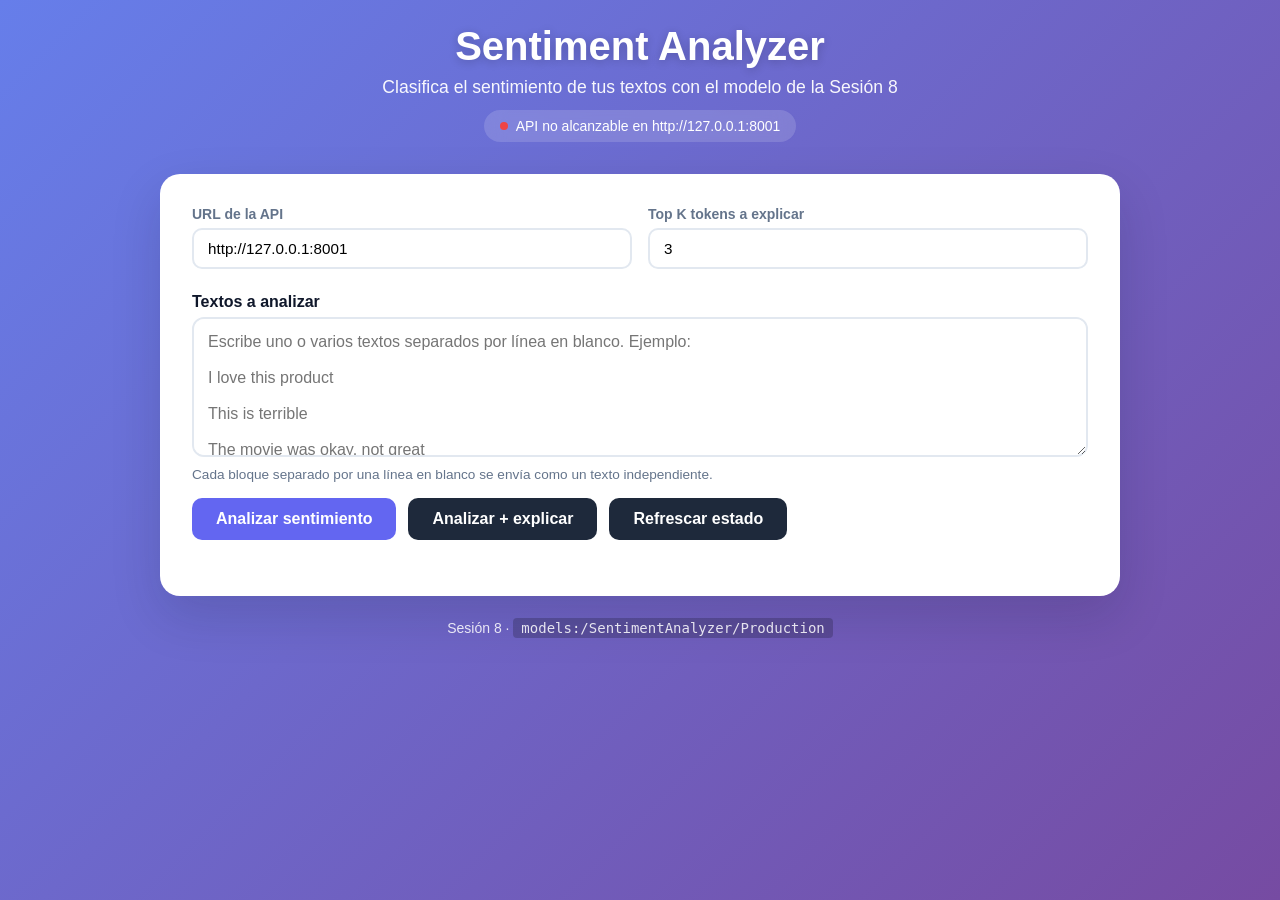
<file: Sesion8/sesion8-api/index.html>
<!doctype html>
<html lang="es">
  <head>
    <meta charset="UTF-8" />
    <meta name="viewport" content="width=device-width, initial-scale=1.0" />
    <title>Sentiment Analyzer · Sesión 8</title>
    <style>
      :root {
        --bg: #0f172a;
        --bg-soft: #1e293b;
        --bg-card: #ffffff;
        --primary: #6366f1;
        --primary-dark: #4f46e5;
        --positive: #10b981;
        --negative: #ef4444;
        --neutral: #94a3b8;
        --text: #0f172a;
        --text-soft: #64748b;
        --border: #e2e8f0;
        --shadow: 0 10px 30px rgba(15, 23, 42, 0.08);
        --shadow-lg: 0 20px 50px rgba(15, 23, 42, 0.15);
      }

      * {
        box-sizing: border-box;
        margin: 0;
        padding: 0;
      }

      body {
        font-family:
          -apple-system, BlinkMacSystemFont, "Segoe UI", Roboto, sans-serif;
        background: linear-gradient(135deg, #667eea 0%, #764ba2 100%);
        min-height: 100vh;
        color: var(--text);
        padding: 24px 16px;
      }

      .container {
        max-width: 960px;
        margin: 0 auto;
      }

      header {
        text-align: center;
        color: white;
        margin-bottom: 32px;
      }

      header h1 {
        font-size: 2.5rem;
        font-weight: 800;
        margin-bottom: 8px;
        text-shadow: 0 2px 10px rgba(0, 0, 0, 0.2);
      }

      header p {
        font-size: 1.1rem;
        opacity: 0.95;
      }

      .status-pill {
        display: inline-flex;
        align-items: center;
        gap: 8px;
        background: rgba(255, 255, 255, 0.15);
        backdrop-filter: blur(10px);
        padding: 8px 16px;
        border-radius: 999px;
        font-size: 0.875rem;
        margin-top: 12px;
        color: white;
      }

      .status-dot {
        width: 8px;
        height: 8px;
        border-radius: 50%;
        background: #fbbf24;
        animation: pulse 1.5s infinite;
      }

      .status-dot.ok {
        background: var(--positive);
      }
      .status-dot.error {
        background: var(--negative);
      }

      @keyframes pulse {
        0%,
        100% {
          opacity: 1;
        }
        50% {
          opacity: 0.5;
        }
      }

      .card {
        background: var(--bg-card);
        border-radius: 20px;
        padding: 32px;
        box-shadow: var(--shadow-lg);
        margin-bottom: 24px;
      }

      .config-row {
        display: grid;
        grid-template-columns: 1fr 1fr;
        gap: 16px;
        margin-bottom: 24px;
      }

      .config-row label {
        display: block;
        font-size: 0.875rem;
        font-weight: 600;
        color: var(--text-soft);
        margin-bottom: 6px;
      }

      .config-row input {
        width: 100%;
        padding: 10px 14px;
        border: 2px solid var(--border);
        border-radius: 10px;
        font-size: 0.95rem;
        transition: border-color 0.2s;
      }

      .config-row input:focus {
        outline: none;
        border-color: var(--primary);
      }

      textarea {
        width: 100%;
        min-height: 140px;
        padding: 14px;
        border: 2px solid var(--border);
        border-radius: 12px;
        font-family: inherit;
        font-size: 1rem;
        resize: vertical;
        transition: border-color 0.2s;
      }

      textarea:focus {
        outline: none;
        border-color: var(--primary);
      }

      .hint {
        font-size: 0.85rem;
        color: var(--text-soft);
        margin-top: 6px;
      }

      .actions {
        display: flex;
        gap: 12px;
        margin-top: 16px;
        flex-wrap: wrap;
        align-items: center;
      }

      button {
        background: var(--primary);
        color: white;
        border: none;
        padding: 12px 24px;
        border-radius: 10px;
        font-size: 1rem;
        font-weight: 600;
        cursor: pointer;
        transition: all 0.2s;
        display: inline-flex;
        align-items: center;
        gap: 8px;
      }

      button:hover:not(:disabled) {
        background: var(--primary-dark);
        transform: translateY(-1px);
        box-shadow: 0 6px 20px rgba(99, 102, 241, 0.4);
      }

      button:disabled {
        opacity: 0.6;
        cursor: not-allowed;
      }

      button.secondary {
        background: var(--bg-soft);
      }

      button.secondary:hover:not(:disabled) {
        background: #334155;
      }

      .spinner {
        width: 16px;
        height: 16px;
        border: 2px solid rgba(255, 255, 255, 0.3);
        border-top-color: white;
        border-radius: 50%;
        animation: spin 0.7s linear infinite;
      }

      @keyframes spin {
        to {
          transform: rotate(360deg);
        }
      }

      .results {
        display: flex;
        flex-direction: column;
        gap: 16px;
        margin-top: 24px;
      }

      .result-item {
        background: var(--bg-soft);
        border-radius: 12px;
        padding: 16px 20px;
        color: white;
        display: flex;
        align-items: center;
        gap: 16px;
        animation: slideIn 0.3s ease;
      }

      @keyframes slideIn {
        from {
          opacity: 0;
          transform: translateY(10px);
        }
        to {
          opacity: 1;
          transform: translateY(0);
        }
      }

      .result-text {
        flex: 1;
        font-size: 1rem;
        line-height: 1.4;
      }

      .badge {
        padding: 6px 14px;
        border-radius: 999px;
        font-weight: 700;
        font-size: 0.85rem;
        letter-spacing: 0.5px;
        text-transform: uppercase;
      }

      .badge.positive {
        background: var(--positive);
        color: white;
      }
      .badge.negative {
        background: var(--negative);
        color: white;
      }

      .explanation {
        background: #f8fafc;
        border-radius: 10px;
        padding: 12px 16px;
        margin-top: 10px;
        font-size: 0.9rem;
        color: var(--text);
        border-left: 3px solid var(--primary);
      }

      .explanation strong {
        color: var(--primary-dark);
        margin-right: 8px;
      }

      .tokens {
        display: flex;
        flex-wrap: wrap;
        gap: 8px;
        margin-top: 8px;
      }

      .token {
        background: white;
        border: 1px solid var(--border);
        border-radius: 6px;
        padding: 4px 10px;
        font-size: 0.85rem;
        display: inline-flex;
        align-items: center;
        gap: 6px;
      }

      .token-influence {
        background: var(--primary);
        color: white;
        padding: 1px 6px;
        border-radius: 4px;
        font-size: 0.75rem;
        font-weight: 600;
      }

      .error-banner {
        background: #fee2e2;
        color: #991b1b;
        border-left: 4px solid var(--negative);
        padding: 12px 16px;
        border-radius: 8px;
        margin-top: 16px;
        font-size: 0.95rem;
      }

      .empty {
        text-align: center;
        color: var(--text-soft);
        padding: 40px 20px;
        font-size: 0.95rem;
      }

      .empty-icon {
        font-size: 3rem;
        margin-bottom: 8px;
        opacity: 0.4;
      }

      footer {
        text-align: center;
        color: rgba(255, 255, 255, 0.85);
        font-size: 0.875rem;
        margin-top: 24px;
      }

      footer code {
        background: rgba(0, 0, 0, 0.2);
        padding: 2px 8px;
        border-radius: 4px;
        font-family: ui-monospace, monospace;
      }

      @media (max-width: 600px) {
        header h1 {
          font-size: 1.8rem;
        }
        .card {
          padding: 20px;
        }
        .config-row {
          grid-template-columns: 1fr;
        }
        .result-item {
          flex-direction: column;
          align-items: flex-start;
        }
      }
    </style>
  </head>
  <body>
    <div class="container">
      <header>
        <h1>Sentiment Analyzer</h1>
        <p>
          Clasifica el sentimiento de tus textos con el modelo de la Sesión 8
        </p>
        <div class="status-pill" id="statusPill">
          <span class="status-dot" id="statusDot"></span>
          <span id="statusText">Comprobando estado…</span>
        </div>
      </header>

      <div class="card">
        <div class="config-row">
          <div>
            <label for="apiUrl">URL de la API</label>
            <input type="text" id="apiUrl" value="http://127.0.0.1:8001" />
          </div>
          <div>
            <label for="topK">Top K tokens a explicar</label>
            <input type="number" id="topK" value="3" min="1" max="10" />
          </div>
        </div>

        <label
          for="inputText"
          style="display: block; font-weight: 600; margin-bottom: 6px"
        >
          Textos a analizar
        </label>
        <textarea
          id="inputText"
          placeholder="Escribe uno o varios textos separados por línea en blanco. Ejemplo:&#10;&#10;I love this product&#10;&#10;This is terrible&#10;&#10;The movie was okay, not great"
        ></textarea>
        <div class="hint">
          Cada bloque separado por una línea en blanco se envía como un texto
          independiente.
        </div>

        <div class="actions">
          <button id="btnPredict" onclick="callPredict(false)">
            Analizar sentimiento
          </button>
          <button id="btnExplain" class="secondary" onclick="callPredict(true)">
            Analizar + explicar
          </button>
          <button class="secondary" onclick="checkHealth()">
            Refrescar estado
          </button>
        </div>

        <div id="errorBox"></div>

        <div id="results" class="results"></div>
      </div>

      <footer>
        Sesión 8 · <code>models:/SentimentAnalyzer/Production</code>
      </footer>
    </div>

    <script>
      const $ = (id) => document.getElementById(id);

      function getApiBase() {
        return $("apiUrl").value.trim().replace(/\/+$/, "");
      }

      function setBusy(buttonId, busy) {
        const btn = $(buttonId);
        if (!btn) return;
        btn.disabled = busy;
        if (busy) {
          btn.dataset.original = btn.innerHTML;
          btn.innerHTML = '<span class="spinner"></span> Procesando…';
        } else if (btn.dataset.original) {
          btn.innerHTML = btn.dataset.original;
        }
      }

      function showError(msg) {
        $("errorBox").innerHTML =
          `<div class="error-banner">${escapeHtml(msg)}</div>`;
      }

      function clearError() {
        $("errorBox").innerHTML = "";
      }

      function escapeHtml(s) {
        return String(s)
          .replace(/&/g, "&amp;")
          .replace(/</g, "&lt;")
          .replace(/>/g, "&gt;")
          .replace(/"/g, "&quot;")
          .replace(/'/g, "&#39;");
      }

      function parseTexts() {
        return $("inputText")
          .value.split(/\n\s*\n/)
          .map((t) => t.trim())
          .filter(Boolean);
      }

      function setStatus(ok, text) {
        const dot = $("statusDot");
        const lbl = $("statusText");
        dot.className =
          "status-dot " + (ok === true ? "ok" : ok === false ? "error" : "");
        lbl.textContent = text;
      }

      async function checkHealth() {
        setStatus(null, "Comprobando estado…");
        try {
          const r = await fetch(`${getApiBase()}/health`);
          if (!r.ok) throw new Error(`HTTP ${r.status}`);
          const data = await r.json();
          setStatus(
            data.model_loaded,
            data.model_loaded
              ? "Modelo cargado · " + data.model_uri
              : "API OK · modelo aún no cargado",
          );
        } catch (e) {
          setStatus(false, "API no alcanzable en " + getApiBase());
        }
      }

      async function callPredict(withExplanation) {
        clearError();
        const texts = parseTexts();
        if (texts.length === 0) {
          showError("Introduce al menos un texto para analizar.");
          return;
        }

        const btnId = withExplanation ? "btnExplain" : "btnPredict";
        setBusy(btnId, true);
        $("results").innerHTML = "";

        const endpoint = withExplanation ? "/predict/explain" : "/predict";
        const body = { texts };

        try {
          const r = await fetch(`${getApiBase()}${endpoint}`, {
            method: "POST",
            headers: { "Content-Type": "application/json" },
            body: JSON.stringify(body),
          });
          const data = await r.json();
          if (!r.ok) {
            throw new Error(data.detail || `HTTP ${r.status}`);
          }
          renderResults(data, withExplanation);
          setStatus(true, "Predicción completada");
        } catch (e) {
          showError("Error: " + e.message);
          setStatus(false, "Fallo en la última petición");
        } finally {
          setBusy(btnId, false);
        }
      }

      function renderTokens(topTokens) {
        if (!topTokens || topTokens.length === 0) return "";
        const items = topTokens
          .map((t) => {
            const influence = Number(t.influence);
            const formatted =
              (influence >= 0 ? "+" : "") + influence.toFixed(3);
            return `<span class="token">${escapeHtml(t.token)}<span class="token-influence">${formatted}</span></span>`;
          })
          .join("");
        return `<div class="tokens">${items}</div>`;
      }

      function renderResults(data, withExplanation) {
        const container = $("results");
        if (!data.predictions || data.predictions.length === 0) {
          container.innerHTML = `<div class="empty"><div class="empty-icon">🤔</div>Sin predicciones</div>`;
          return;
        }

        const explanationsByText = withExplanation
          ? Object.fromEntries(data.explanations.map((e) => [e.text, e]))
          : {};

        const items = data.predictions
          .map((pred, i) => {
            const text = withExplanation
              ? data.explanations[i].text
              : parseTexts()[i];
            const isPos = pred === 1;
            const badgeClass = isPos ? "positive" : "negative";
            const label = isPos ? "Positivo" : "Negativo";

            let explanationHtml = "";
            if (withExplanation) {
              const ex = data.explanations[i];
              explanationHtml = `
          <div class="explanation">
            <strong>Tokens más influyentes:</strong>
            ${renderTokens(ex.top_tokens)}
          </div>`;
            }

            return `
        <div class="result-item">
          <div class="result-text">${escapeHtml(text)}</div>
          <div class="badge ${badgeClass}">${label}</div>
          ${explanationHtml}
        </div>`;
          })
          .join("");

        container.innerHTML = items;
      }

      // Estado inicial
      checkHealth();
      setInterval(checkHealth, 30000);
    </script>
  </body>
</html>
</file>
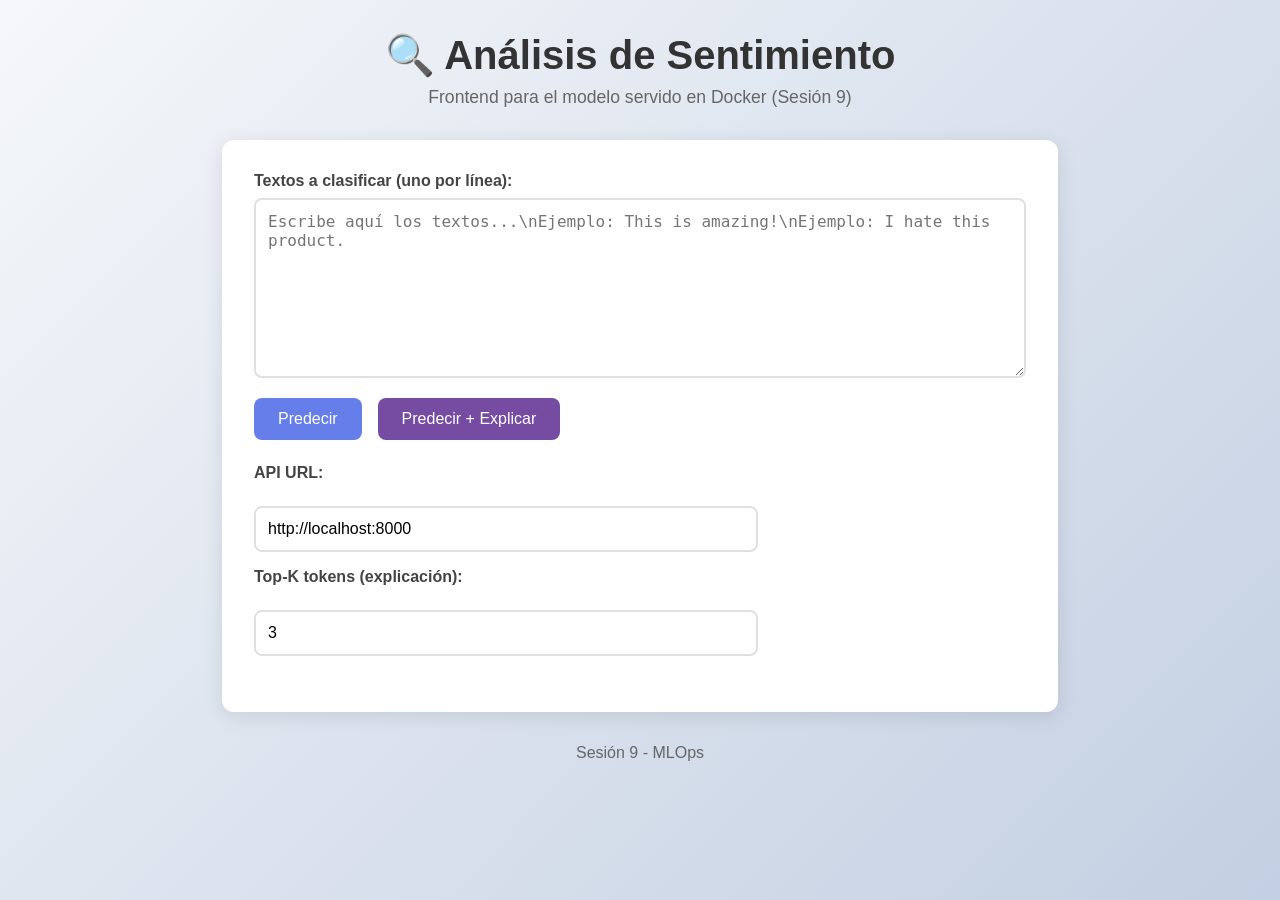
<file: Sesion9/frontend/index.html>
<!DOCTYPE html>
<html lang="es">
<head>
    <meta charset="UTF-8">
    <meta name="viewport" content="width=device-width, initial-scale=1.0">
    <title>Sentiment Analysis - Frontend</title>
    <link rel="stylesheet" href="style.css">
</head>
<body>
    <div class="container">
        <header>
            <h1>🔍 Análisis de Sentimiento</h1>
            <p>Frontend para el modelo servido en Docker (Sesión 9)</p>
        </header>

        <main>
            <section class="input-section">
                <label for="texts">Textos a clasificar (uno por línea):</label>
                <textarea id="texts" rows="8" placeholder="Escribe aquí los textos...\nEjemplo: This is amazing!\nEjemplo: I hate this product."></textarea>
                <div class="buttons">
                    <button id="btn-predict" class="btn-primary">Predecir</button>
                    <button id="btn-explain" class="btn-secondary">Predecir + Explicar</button>
                </div>
            </section>

            <section class="config-section">
                <label for="api-url">API URL:</label>
                <input type="text" id="api-url" value="http://localhost:8000">
                <label for="top-k">Top-K tokens (explicación):</label>
                <input type="number" id="top-k" value="3" min="1" max="10">
            </section>

            <section id="results" class="results-section hidden">
                <h2>Resultados</h2>
                <div id="results-content"></div>
            </section>

            <section id="error" class="error-section hidden">
                <h2>❌ Error</h2>
                <pre id="error-content"></pre>
            </section>
        </main>

        <footer>
            <p>Sesión 9 - MLOps</p>
        </footer>
    </div>

    <script src="app.js"></script>
</body>
</html>
</file>
<file: Sesion9/frontend/style.css>
* {
    box-sizing: border-box;
    margin: 0;
    padding: 0;
}

body {
    font-family: 'Segoe UI', Tahoma, Geneva, Verdana, sans-serif;
    background: linear-gradient(135deg, #f5f7fa 0%, #c3cfe2 100%);
    min-height: 100vh;
    color: #333;
}

.container {
    max-width: 900px;
    margin: 0 auto;
    padding: 2rem;
}

header {
    text-align: center;
    margin-bottom: 2rem;
}

header h1 {
    font-size: 2.5rem;
    margin-bottom: 0.5rem;
}

header p {
    color: #666;
    font-size: 1.1rem;
}

main {
    background: white;
    border-radius: 12px;
    padding: 2rem;
    box-shadow: 0 4px 20px rgba(0,0,0,0.1);
}

section {
    margin-bottom: 1.5rem;
}

label {
    display: block;
    font-weight: 600;
    margin-bottom: 0.5rem;
    color: #444;
}

textarea, input[type="text"], input[type="number"] {
    width: 100%;
    padding: 0.75rem;
    border: 2px solid #e0e0e0;
    border-radius: 8px;
    font-size: 1rem;
    transition: border-color 0.2s;
}

textarea:focus, input:focus {
    outline: none;
    border-color: #667eea;
}

.buttons {
    display: flex;
    gap: 1rem;
    margin-top: 1rem;
}

button {
    padding: 0.75rem 1.5rem;
    border: none;
    border-radius: 8px;
    font-size: 1rem;
    cursor: pointer;
    transition: transform 0.1s, opacity 0.2s;
}

button:hover {
    opacity: 0.9;
    transform: translateY(-1px);
}

button:active {
    transform: translateY(0);
}

.btn-primary {
    background: #667eea;
    color: white;
}

.btn-secondary {
    background: #764ba2;
    color: white;
}

.config-section {
    display: grid;
    grid-template-columns: 2fr 1fr;
    gap: 1rem;
    align-items: end;
}

.config-section label {
    grid-column: 1 / -1;
}

.results-section h2 {
    margin-bottom: 1rem;
    color: #667eea;
}

.result-card {
    background: #f8f9fa;
    border-left: 4px solid #667eea;
    border-radius: 8px;
    padding: 1rem;
    margin-bottom: 1rem;
}

.result-card.positive {
    border-left-color: #28a745;
}

.result-card.negative {
    border-left-color: #dc3545;
}

.result-card .text {
    font-style: italic;
    margin-bottom: 0.5rem;
    color: #555;
}

.result-card .prediction {
    font-weight: 700;
    font-size: 1.1rem;
    margin-bottom: 0.5rem;
}

.result-card .prediction.positive {
    color: #28a745;
}

.result-card .prediction.negative {
    color: #dc3545;
}

.tokens {
    display: flex;
    flex-wrap: wrap;
    gap: 0.5rem;
    margin-top: 0.5rem;
}

.token {
    background: #e9ecef;
    padding: 0.25rem 0.75rem;
    border-radius: 20px;
    font-size: 0.9rem;
}

.token.influence-high {
    background: #ffd43b;
    font-weight: 600;
}

.token.influence-medium {
    background: #e0e0e0;
}

.error-section {
    background: #fff5f5;
    border: 1px solid #feb2b2;
    border-radius: 8px;
    padding: 1rem;
}

.error-section h2 {
    color: #c53030;
    margin-bottom: 0.5rem;
}

pre {
    white-space: pre-wrap;
    word-wrap: break-word;
    background: #f7fafc;
    padding: 1rem;
    border-radius: 6px;
    overflow-x: auto;
}

.hidden {
    display: none;
}

footer {
    text-align: center;
    margin-top: 2rem;
    color: #666;
}
</file>
